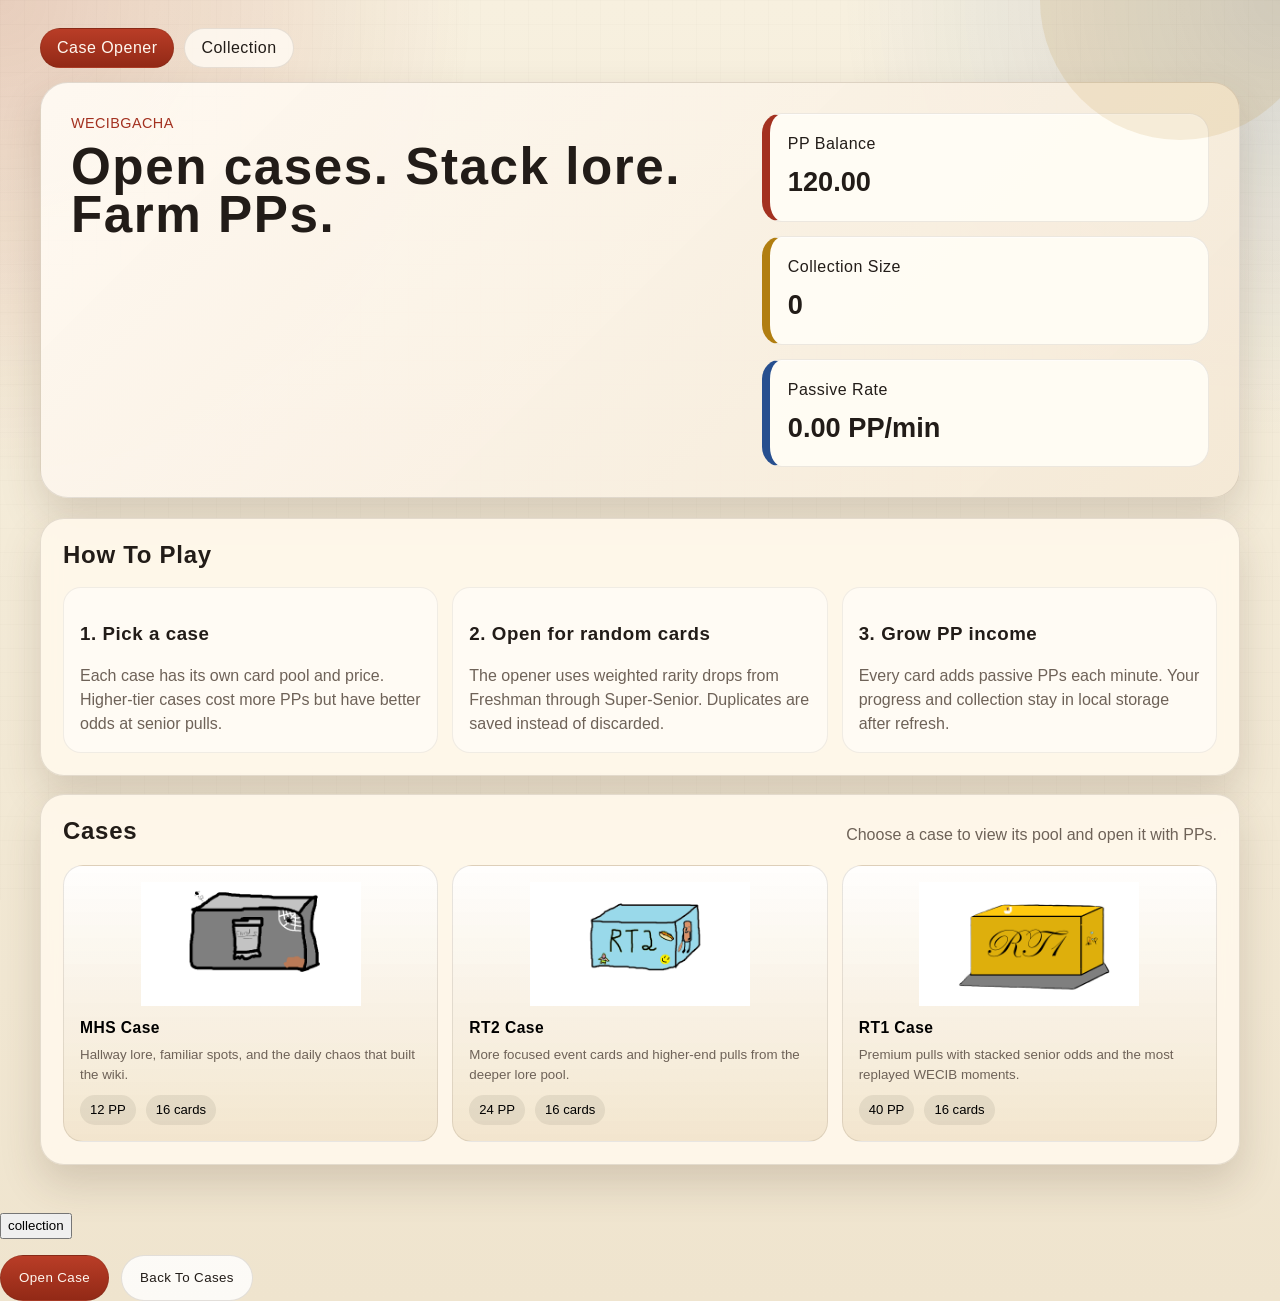
<file: index.html>
<!DOCTYPE html>
<html lang="en">
<head>
  <meta charset="UTF-8">
  <meta name="viewport" content="width=device-width, initial-scale=1.0">
  <title>WECIB GACHA</title>
  <link rel="stylesheet" href="style.css">
</head>
<body>
  <div id="app">
    <nav class="top-nav">
      <a class="nav-link is-active" href="index.html">Case Opener</a>
      <a class="nav-link" href="collection.html">Collection</a>
    </nav>

    <header class="hero">
      <div class="hero-copy">
        <p class="eyebrow">WECIBGacha</p>
        <h1>Open cases. Stack lore. Farm PPs.</h1>
      </div>

      <div class="hero-stats">
        <article class="stat-card accent-red">
          <span class="stat-label">PP Balance</span>
          <strong id="balance">120.00</strong>
        </article>
        <article class="stat-card accent-gold">
          <span class="stat-label">Collection Size</span>
          <strong id="inventoryCount">0</strong>
        </article>
        <article class="stat-card accent-blue">
          <span class="stat-label">Passive Rate</span>
          <strong><span id="incomeRate">0.00</span> PP/min</strong>
        </article>
      </div>
    </header>

    <main class="dashboard">
      <section class="panel tutorial-panel">
        <div class="panel-header">
          <h2>How To Play</h2>
        </div>
        <div class="tutorial-grid">
          <article>
            <h3>1. Pick a case</h3>
            <p>Each case has its own card pool and price. Higher-tier cases cost more PPs but have better odds at senior pulls.</p>
          </article>
          <article>
            <h3>2. Open for random cards</h3>
            <p>The opener uses weighted rarity drops from Freshman through Super-Senior. Duplicates are saved instead of discarded.</p>
          </article>
          <article>
            <h3>3. Grow PP income</h3>
            <p>Every card adds passive PPs each minute. Your progress and collection stay in local storage after refresh.</p>
          </article>
        </div>
      </section>

      <section class="panel case-select">
        <div class="panel-header">
          <h2>Cases</h2>
          <p>Choose a case to view its pool and open it with PPs.</p>
        </div>
        <div class="cases" id="cases"></div>
      </section>

      <section class="panel opener-section" id="openerSection" hidden>
        <div class="panel-header split-header">
          <div>
            <h2 id="selectedCaseName"></h2>
            <p id="selectedCaseFlavor" class="case-flavor"></p>
          </div>
          <div class="selected-case-meta">
            <span>Price: <strong><span id="selectedCasePrice"></span> PP</strong></span>
          </div>
        </div>

        <div class="drop-rates-wrap">
          <h3>Drop Rates</h3>
          <div class="drop-rates" id="dropRates"></div>
        </div>

        <p class="status-message" id="statusMessage">Pick a case to start opening.</p>

        <div class="roulette-container">
          <div class="roulette-marker"></div>
          <div class="roulette-strip" id="rouletteStrip"></div>
        </div>
      <div class="won-item" id="wonItem" style="display:none;">
        <h3>YOU UNBOXED</h3>
        <div class="won-item-card" id="wonItemCard"></div>
      </div>
    </div>
    <div id="collection_resources">
      <button id="collection">collection</button>

        <div class="controls">
          <button id="openBtn" class="btn btn-open">Open Case</button>
          <button id="backBtn" class="btn btn-back">Back To Cases</button>
        </div>

        <div class="won-item" id="wonItem" hidden>
          <h3>Latest Pull</h3>
          <div class="won-item-card" id="wonItemCard"></div>
        </div>
      </section>
    </main>
    </div>

  </div>
  <script src="storage.js"></script>
  <script src="case.js"></script>
  <script src="cardsDisplay.js"></script>
</body>

</html>
</file>
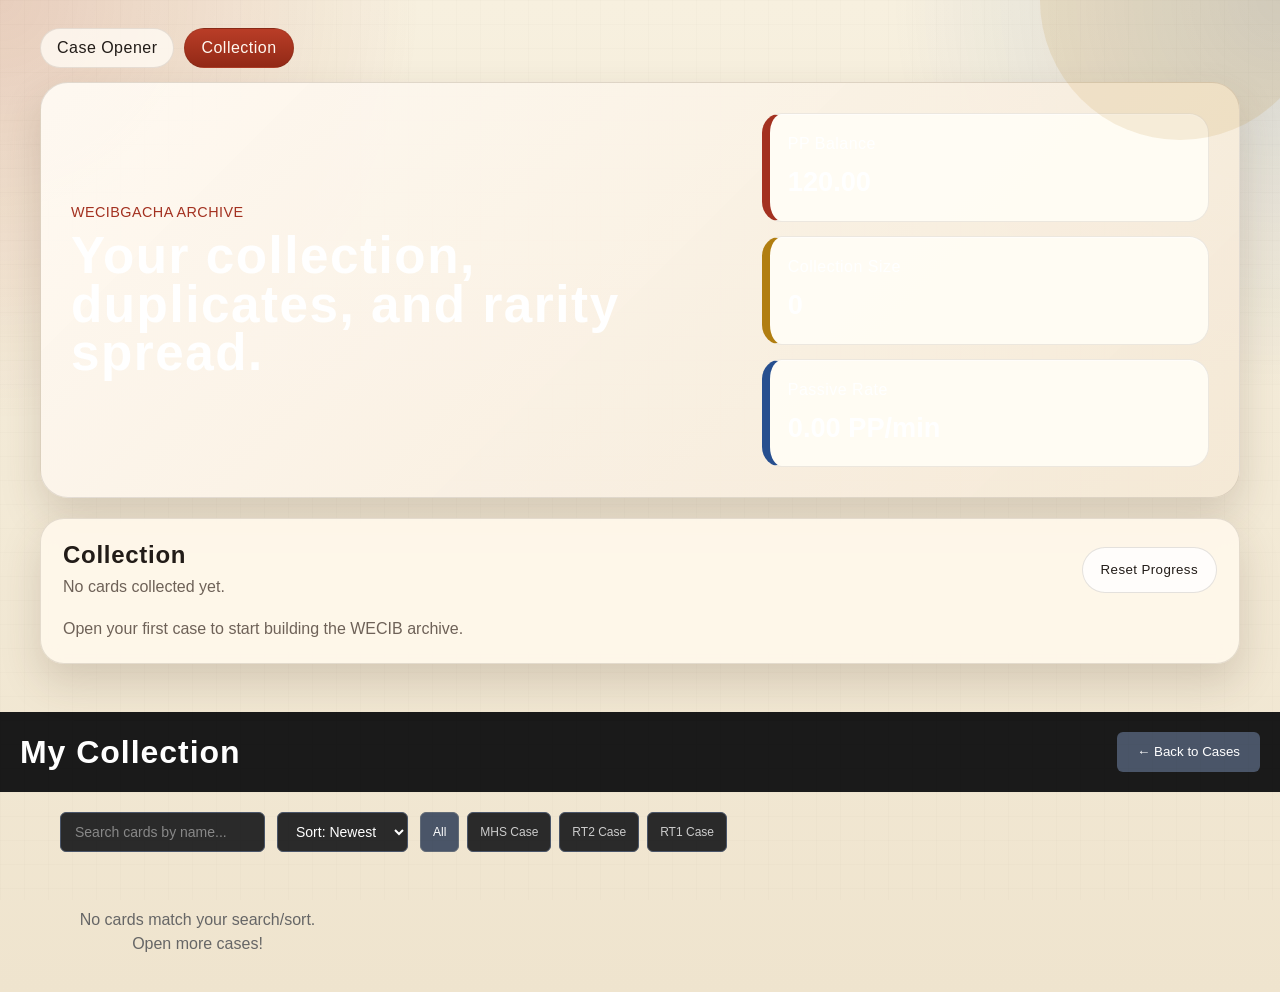
<file: collection.html>
<!DOCTYPE html>
<html lang="en">
<head>
  <meta charset="UTF-8">
  <meta name="viewport" content="width=device-width, initial-scale=1.0">
  <title>WECIB GACHA Collection</title>
  <link rel="stylesheet" href="style.css">
</head>
<body>
  <div id="app">
    <nav class="top-nav">
      <a class="nav-link" href="index.html">Case Opener</a>
      <a class="nav-link is-active" href="collection.html">Collection</a>
    </nav>

    <header class="hero">
      <div class="hero-copy">
        <p class="eyebrow">WECIBGacha Archive</p>
        <h1>Your collection, duplicates, and rarity spread.</h1>
      </div>

      <div class="hero-stats">
        <article class="stat-card accent-red">
          <span class="stat-label">PP Balance</span>
          <strong id="balance">120.00</strong>
        </article>
        <article class="stat-card accent-gold">
          <span class="stat-label">Collection Size</span>
          <strong id="inventoryCount">0</strong>
        </article>
        <article class="stat-card accent-blue">
          <span class="stat-label">Passive Rate</span>
          <strong><span id="incomeRate">0.00</span> PP/min</strong>
        </article>
      </div>
    </header>

    <main class="dashboard">
      <section class="panel collection-section">
        <div class="panel-header split-header">
          <div>
            <h2>Collection</h2>
            <p id="collectionSummary">No cards collected yet.</p>
          </div>
          <button id="resetProgressBtn" class="btn btn-secondary">Reset Progress</button>
        </div>

        <p class="collection-empty" id="collectionEmpty">Open your first case to start building the WECIB archive.</p>
        <div class="collection-grid" id="collectionGrid"></div>
      </section>
    </main>
  </div>
  <script src="storage.js"></script>
  <script src="collection.js"></script>
    <meta charset="UTF-8">
    <meta name="viewport" content="width=device-width, initial-scale=1.0">
    <title>Collection</title>
    <link rel="stylesheet" href="style.css">
    <style>
        #card_box {
            display: grid;
            grid-template-columns: repeat(auto-fill, minmax(250px, 1fr));
            gap: 20px;
            padding: 20px;
            max-width: 1200px;
            margin: 0 auto;
        }
        .collection-card {
            border-radius: 12px;
            padding: 16px;
            text-align: center;
            box-shadow: 0 4px 12px rgba(0,0,0,0.3);
            transition: transform 0.2s, box-shadow 0.3s;
            position: relative;
            overflow: hidden;
        }
        .collection-card::before {
            content: '';
            position: absolute;
            top: 0;
            left: 0;
            right: 0;
            bottom: 0;
            opacity: 0.1;
            z-index: 0;
        }
        .collection-card.rarity-common { background: #2a3646; }
        .collection-card.rarity-common::before { background: linear-gradient(135deg, #dee4ff33, #a8bfff33); border-left: 4px solid #dee4ff; }
        .collection-card.rarity-uncommon { background: #2a4634; }
        .collection-card.rarity-uncommon::before { background: linear-gradient(135deg, #8fff7433, #6fff5a33); border-left: 4px solid #8fff74; }
        .collection-card.rarity-rare { background: #36463d; }
        .collection-card.rarity-rare::before { background: linear-gradient(135deg, #4781ff33, #356aff33); border-left: 4px solid #4781ff; }
        .collection-card.rarity-epic { background: #462a46; }
        .collection-card.rarity-epic::before { background: linear-gradient(135deg, #922ce633, #7a25b633); border-left: 4px solid #922ce6; }
        .collection-card.rarity-secret { background: #463a2a; }
        .collection-card.rarity-secret::before { background: linear-gradient(135deg, #ffd70033, #ffcc0033); border-left: 4px solid #ffd700; box-shadow: inset 0 0 20px #ffd70020; }
        .collection-card:hover {
            transform: translateY(-4px);
        }
        .card-image {
            width: 100%;
            height: 200px;
            object-fit: cover;
            border-radius: 8px;
            margin-bottom: 12px;
        }
        .card-name {
            font-size: 1.2em;
            font-weight: bold;
            margin-bottom: 8px;
        }
        .card-rarity {
            font-size: 0.9em;
            margin-bottom: 4px;
            font-weight: 600;
        }
        .card-price {
            font-size: 1.1em;
            font-weight: bold;
            margin-bottom: 8px;
        }
        .card-stats {
            display: flex;
            justify-content: space-around;
            margin-bottom: 8px;
            font-size: 0.9em;
            color: #ccc;
        }
        .card-case, .card-date {
            font-size: 0.8em;
            color: #888;
        }
        header {
            display: flex;
            justify-content: space-between;
            align-items: center;
            padding: 20px;
            background: #1a1a1a;
            color: white;
        }
        #backBtn {
            background: #4a5568;
            color: white;
            border: none;
            padding: 10px 20px;
            border-radius: 6px;
            cursor: pointer;
        }
        #backBtn:hover {
            background: #636c78;
        }
        .header-title {
            margin: 0;
        }
        .controls {
            display: flex;
            gap: 12px;
            padding: 20px;
            max-width: 1200px;
            margin: 0 auto;
        }
        #searchInput, #sortSelect {
            padding: 10px 14px;
            border: 1px solid #4a5568;
            border-radius: 6px;
            background: #2a2a2a;
            color: white;
            font-size: 14px;
        }
        #searchInput:focus, #sortSelect:focus {
            outline: none;
            border-color: #636c78;
        }
        #searchInput::placeholder {
            color: #888;
        }
        .case-buttons {
            display: flex;
            gap: 8px;
            flex-wrap: wrap;
        }
        .case-btn {
            padding: 8px 12px;
            border: 1px solid #4a5568;
            border-radius: 6px;
            background: #2a2a2a;
            color: #ccc;
            font-size: 12px;
            cursor: pointer;
            transition: all 0.2s;
        }
        .case-btn.active {
            background: #4a5568;
            border-color: #636c78;
            color: white;
        }
        .case-btn:hover:not(.active) {
            background: #363636;
        }
    </style>
</head>
<body>
    <header>
        <h1 class="header-title">My Collection</h1>
        <button id="backBtn">← Back to Cases</button>
    </header>
    <div class="controls">
        <input type="text" id="searchInput" placeholder="Search cards by name..." />
        <select id="sortSelect">
            <option value="newest">Sort: Newest</option>
            <option value="rarity">Rarity</option>
            <option value="attack">Attack</option>
            <option value="defense">Defense</option>
            <option value="case">Case</option>
        </select>
        <div class="case-buttons" id="caseButtons"></div>
    </div>
    <div id="card_box"></div>
    
    <script src="storage.js"></script>
    <script src="case.js"></script>
    <script src="cardsDisplay.js"></script>
    <script>
        document.getElementById('backBtn').addEventListener('click', () => {
            window.location.href = 'index.html';
        });
    </script>
</body>
</html>
</file>
<file: style.css>
:root {
  --bg: #f3efe2;
  --surface: rgba(255, 248, 235, 0.92);
  --surface-strong: rgba(255, 252, 244, 0.98);
  --ink: #221c18;
  --muted: #6e6258;
  --line: rgba(69, 52, 39, 0.14);
  --shadow: 0 18px 40px rgba(77, 55, 37, 0.18);
  --red: #a33120;
  --gold: #b17e11;
  --blue: #274f8f;
}

* {
  box-sizing: border-box;
}

body {
  margin: 0;
  min-height: 100vh;
  color: var(--ink);
  font-family: Verdana, Geneva, sans-serif;
  background:
    radial-gradient(circle at top left, rgba(163, 49, 32, 0.18), transparent 26%),
    radial-gradient(circle at top right, rgba(39, 79, 143, 0.16), transparent 24%),
    linear-gradient(180deg, #f7f0df 0%, #efe4ce 100%);
}

body::before {
  content: '';
  position: fixed;
  inset: 0;
  pointer-events: none;
  background-image: linear-gradient(rgba(34, 28, 24, 0.025) 1px, transparent 1px), linear-gradient(90deg, rgba(34, 28, 24, 0.025) 1px, transparent 1px);
  background-size: 24px 24px;
  opacity: 0.5;
}

#app {
  position: relative;
  width: min(1200px, calc(100% - 32px));
  margin: 0 auto;
  padding: 28px 0 48px;
}

.top-nav {
  display: flex;
  gap: 10px;
  margin-bottom: 14px;
}

.nav-link {
  padding: 10px 16px;
  border: 1px solid rgba(69, 52, 39, 0.12);
  border-radius: 999px;
  color: var(--ink);
  text-decoration: none;
  background: rgba(255, 250, 243, 0.82);
  font-family: Impact, Haettenschweiler, 'Arial Narrow Bold', sans-serif;
  letter-spacing: 0.03em;
}

.nav-link.is-active {
  background: linear-gradient(180deg, #b93d27, #922916);
  color: #fff8f0;
}

h1,
h2,
h3,
h4,
.eyebrow,
.stat-label,
.btn {
  font-family: Impact, Haettenschweiler, 'Arial Narrow Bold', sans-serif;
  letter-spacing: 0.03em;
}

p,
span,
strong,
button {
  line-height: 1.5;
}

.hero {
  display: grid;
  grid-template-columns: 1.5fr 1fr;
  gap: 20px;
  padding: 30px;
  border: 1px solid var(--line);
  border-radius: 28px;
  background: linear-gradient(135deg, rgba(255, 250, 243, 0.95), rgba(244, 232, 213, 0.96));
  box-shadow: var(--shadow);
  overflow: hidden;
}

.hero::after {
  content: '';
  position: absolute;
  top: -140px;
  right: -80px;
  width: 280px;
  height: 280px;
  border-radius: 50%;
  background: rgba(177, 126, 17, 0.12);
}

.eyebrow {
  margin: 0 0 8px;
  color: var(--red);
  font-size: 0.9rem;
  text-transform: uppercase;
}

.hero h1 {
  margin: 0;
  font-size: clamp(2.4rem, 4vw, 4.4rem);
  line-height: 0.95;
}

.hero-text {
  max-width: 58ch;
  margin: 16px 0 0;
  color: var(--muted);
}

.hero-stats {
  display: grid;
  gap: 14px;
  align-content: center;
}

.stat-card {
  padding: 18px;
  border-radius: 20px;
  border: 1px solid rgba(69, 52, 39, 0.1);
  background: var(--surface-strong);
  box-shadow: inset 0 1px 0 rgba(255, 255, 255, 0.6);
}

.stat-card strong {
  display: block;
  margin-top: 6px;
  font-size: 1.7rem;
}

.accent-red {
  border-left: 8px solid var(--red);
}

.accent-gold {
  border-left: 8px solid var(--gold);
}

.accent-blue {
  border-left: 8px solid var(--blue);
}

.dashboard {
  display: grid;
  grid-template-columns: repeat(12, minmax(0, 1fr));
  gap: 18px;
  margin-top: 20px;
}

.panel {
  padding: 22px;
  border: 1px solid var(--line);
  border-radius: 24px;
  background: var(--surface);
  box-shadow: var(--shadow);
  backdrop-filter: blur(10px);
}

.tutorial-panel {
  grid-column: span 12;
}

.case-select,
.opener-section {
  grid-column: span 12;
}

.collection-section {
  grid-column: span 12;
}

.panel-header {
  display: flex;
  justify-content: space-between;
  gap: 16px;
  align-items: flex-start;
  margin-bottom: 18px;
}

.panel-header h2,
.panel-header h3 {
  margin: 0;
}

.panel-header p,
.case-flavor,
.collection-foot,
.status-message,
.tutorial-grid p,
.case-card-copy p,
.card-description,
.collection-empty {
  margin: 6px 0 0;
  color: var(--muted);
}

.split-header {
  align-items: center;
}

.tutorial-grid {
  display: grid;
  grid-template-columns: repeat(3, minmax(0, 1fr));
  gap: 14px;
}

.tutorial-grid article {
  padding: 16px;
  border-radius: 18px;
  background: rgba(255, 255, 255, 0.48);
  border: 1px solid rgba(69, 52, 39, 0.08);
}

.cases {
  display: grid;
  grid-template-columns: repeat(auto-fit, minmax(220px, 1fr));
  gap: 14px;
}

.case-card {
  display: grid;
  gap: 10px;
  padding: 16px;
  text-align: left;
  border: 1px solid rgba(69, 52, 39, 0.12);
  border-radius: 20px;
  background: linear-gradient(180deg, rgba(255, 255, 255, 0.88), rgba(242, 229, 205, 0.96));
  cursor: pointer;
  transition: transform 180ms ease, box-shadow 180ms ease, border-color 180ms ease;
}

.case-card:hover,
.case-card:focus-visible,
.btn:hover,
.btn:focus-visible {
  transform: translateY(-3px);
  box-shadow: 0 14px 24px rgba(77, 55, 37, 0.16);
  border-color: rgba(163, 49, 32, 0.25);
}

.case-icon {
  width: 100%;
  max-width: 220px;
  margin: 0 auto;
  object-fit: contain;
}

.case-card-copy h3,
.display-card h4 {
  margin: 0;
}

.case-card-meta,
.card-stats,
.collection-card-top,
.selected-case-meta {
  display: flex;
  flex-wrap: wrap;
  gap: 10px;
}

.case-card-meta span,
.card-stats span,
.collection-case,
.copy-count,
.drop-pill {
  padding: 5px 10px;
  border-radius: 999px;
  background: rgba(34, 28, 24, 0.08);
  font-size: 0.82rem;
}

.drop-rates-wrap {
  margin-bottom: 14px;
}

.drop-rates {
  display: flex;
  flex-wrap: wrap;
  gap: 8px;
  margin-top: 10px;
}

.status-message {
  min-height: 24px;
}

.roulette-container {
  position: relative;
  width: 100%;
  height: 140px;
  margin-top: 12px;
  overflow: hidden;
  border-radius: 20px;
  border: 1px solid rgba(69, 52, 39, 0.12);
  background: linear-gradient(180deg, rgba(255, 254, 250, 0.96), rgba(240, 230, 214, 0.96));
}

.roulette-marker {
  position: absolute;
  top: 0;
  left: 50%;
  z-index: 5;
  width: 4px;
  height: 100%;
  transform: translateX(-50%);
  background: #f5a623;
  box-shadow: 0 0 10px rgba(245, 166, 35, 0.28);
}

.roulette-strip {
  display: flex;
  position: absolute;
  top: 0;
  left: 0;
  height: 100%;
}

.roulette-item {
  flex-shrink: 0;
  width: 160px;
  min-width: 160px;
  height: 100%;
  display: flex;
  flex-direction: column;
  align-items: center;
  justify-content: center;
  gap: 10px;
  padding: 14px 8px;
  text-align: center;
}

.roulette-item-icon {
  width: 92px;
  height: 92px;
  border-radius: 24px;
}

.roulette-color-swatch {
  width: 78px;
  height: 10px;
  border: 1px solid transparent;
  border-radius: 999px;
  box-shadow: inset 0 1px 0 rgba(255, 255, 255, 0.6);
}

.display-card {
  display: grid;
  grid-template-columns: 74px 1fr;
  gap: 14px;
  align-items: start;
  padding: 14px;
  border-radius: 18px;
  border: 1px solid rgba(69, 52, 39, 0.1);
  min-height: 124px;
}

.display-card.compact {
  grid-template-columns: 54px 1fr;
  gap: 10px;
  min-height: 100px;
  padding: 10px;
}

.card-badge {
  display: grid;
  place-items: center;
  width: 74px;
  height: 74px;
  overflow: hidden;
  border-radius: 20px;
  background: rgba(255, 255, 255, 0.72);
  border: 1px solid rgba(69, 52, 39, 0.1);
  box-shadow: inset 0 1px 0 rgba(255, 255, 255, 0.7);
}

.display-card.compact .card-badge {
  width: 54px;
  height: 54px;
  border-radius: 16px;
}

.item-icon {
  display: grid;
  place-items: center;
  width: 72px;
  height: 72px;
  overflow: hidden;
  border-radius: 18px;
  border: 1px solid rgba(69, 52, 39, 0.1);
  background: rgba(255, 255, 255, 0.72);
  box-shadow: inset 0 1px 0 rgba(255, 255, 255, 0.7);
  font-family: Impact, Haettenschweiler, 'Arial Narrow Bold', sans-serif;
  font-size: 1.3rem;
}

.item-image {
  display: block;
  width: 100%;
  height: 100%;
  object-fit: cover;
}

.item-icon-large {
  width: 94px;
  height: 94px;
  margin: 8px auto 10px;
  font-size: 1.8rem;
}

.item-image-large {
  width: 100%;
  height: 100%;
}

.card-badge span {
  font-family: Impact, Haettenschweiler, 'Arial Narrow Bold', sans-serif;
  font-size: 1.4rem;
}

.display-card.compact .card-badge span {
  font-size: 1.1rem;
}

.card-rarity {
  margin: 0 0 4px;
}

.won-rarity {
  display: flex;
  justify-content: center;
}

.rarity-chip {
  display: inline-flex;
  align-items: center;
  gap: 8px;
  padding: 6px 10px;
  border-radius: 999px;
  border: 1px solid rgba(69, 52, 39, 0.12);
  background: rgba(255, 255, 255, 0.76);
  font-size: 0.72rem;
  font-weight: 700;
  letter-spacing: 0.08em;
  text-transform: uppercase;
}

.rarity-chip-swatch {
  width: 10px;
  height: 10px;
  flex-shrink: 0;
  border-radius: 999px;
  border: 1px solid transparent;
}

.card-description,
.won-item-description {
  font-size: 0.88rem;
}

.item-name {
  font-size: 0.7rem;
  font-weight: bold;
  line-height: 1.2;
  max-width: 130px;
  min-height: 2.4em;
  overflow: hidden;
  display: -webkit-box;
  line-clamp: 2;
  -webkit-box-orient: vertical;
  -webkit-line-clamp: 2;
}

.won-item-card {
  padding: 18px;
  border: 1px solid rgba(69, 52, 39, 0.12);
  text-align: center;
}

.won-item-meta,
.won-item-stats {
  font-size: 0.82rem;
}

.won-item-name {
  max-width: none;
  font-size: 1.1rem;
  white-space: normal;
}

.controls {
  display: flex;
  gap: 12px;
  margin-top: 16px;
}

.btn {
  padding: 12px 18px;
  border: 1px solid rgba(69, 52, 39, 0.14);
  border-radius: 999px;
  cursor: pointer;
  transition: transform 180ms ease, box-shadow 180ms ease, border-color 180ms ease;
}

.btn:disabled {
  opacity: 0.6;
  cursor: not-allowed;
  transform: none;
  box-shadow: none;
}

.btn-open {
  background: linear-gradient(180deg, #b93d27, #922916);
  color: #fff8f0;
}

.btn-back,
.btn-secondary {
  background: rgba(255, 255, 255, 0.82);
  color: var(--ink);
}

.won-item {
  margin-top: 20px;
  animation: result-pop 320ms ease;
}

.won-item h3 {
  margin: 0 0 10px;
}

.won-item-card,
.collection-card {
  border-radius: 22px;
  overflow: hidden;
}

.collection-grid {
  display: grid;
  grid-template-columns: repeat(auto-fit, minmax(220px, 1fr));
  gap: 14px;
}

.collection-card {
  padding: 14px;
  border: 1px solid rgba(69, 52, 39, 0.12);
}

.collection-card-top {
  justify-content: space-between;
  margin-bottom: 10px;
}

.collection-foot {
  font-size: 0.78rem;
}

.rarity-freshman {
  background: linear-gradient(180deg, #edf3ff, #dce7fb);
}

.rarity-sophomore {
  background: linear-gradient(180deg, #ecfae4, #d6efc8);
}

.rarity-junior {
  background: linear-gradient(180deg, #e7f0ff, #c3d8ff);
}

.rarity-senior {
  background: linear-gradient(180deg, #ffe9d2, #ffd3a9);
}

.rarity-superSenior {
  background: linear-gradient(180deg, #fff3be, #ffe48c);
}

.rarity-freshman .card-rarity,
.rarity-freshman .rarity-chip,
.rarity-freshman .won-rarity {
  color: #3259a8;
}

.rarity-sophomore .card-rarity,
.rarity-sophomore .rarity-chip,
.rarity-sophomore .won-rarity {
  color: #3b7a2f;
}

.rarity-junior .card-rarity,
.rarity-junior .rarity-chip,
.rarity-junior .won-rarity {
  color: #1742b8;
}

.rarity-senior .card-rarity,
.rarity-senior .rarity-chip,
.rarity-senior .won-rarity {
  color: #b34d13;
}

.rarity-superSenior .card-rarity,
.rarity-superSenior .rarity-chip,
.rarity-superSenior .won-rarity {
  color: #8b5e00;
}

.rarity-freshman .item-name,
.rarity-freshman .won-rarity,
.rarity-freshman .won-item-name {
  color: #3259a8;
}

.rarity-sophomore .item-name,
.rarity-sophomore .won-rarity,
.rarity-sophomore .won-item-name {
  color: #3b7a2f;
}

.rarity-junior .item-name,
.rarity-junior .won-rarity,
.rarity-junior .won-item-name {
  color: #1742b8;
}

.rarity-senior .item-name,
.rarity-senior .won-rarity,
.rarity-senior .won-item-name {
  color: #b34d13;
}

.rarity-superSenior .item-name,
.rarity-superSenior .won-rarity,
.rarity-superSenior .won-item-name {
  color: #8b5e00;
}

@keyframes result-pop {
  from {
    opacity: 0;
    transform: translateY(10px) scale(0.98);
  }

  to {
    opacity: 1;
    transform: translateY(0) scale(1);
  }
}

@media (max-width: 980px) {
  .hero,
  .dashboard {
    grid-template-columns: 1fr;
  }

  .case-select,
  .opener-section,
  .collection-section,
  .tutorial-panel {
    grid-column: span 1;
  }

  .tutorial-grid {
    grid-template-columns: 1fr;
  }
}

@media (max-width: 640px) {
  #app {
    width: min(100% - 20px, 1200px);
    padding-top: 18px;
  }

  .hero,
  .panel {
    padding: 18px;
    border-radius: 20px;
  }

  .controls,
  .panel-header,
  .split-header {
    flex-direction: column;
    align-items: stretch;
  }

  .roulette-container {
    height: 140px;
  }

  .display-card,
  .display-card.compact {
    grid-template-columns: 56px 1fr;
  }

  .card-badge,
  .display-card.compact .card-badge {
    width: 56px;
    height: 56px;
  }
}
</file>
